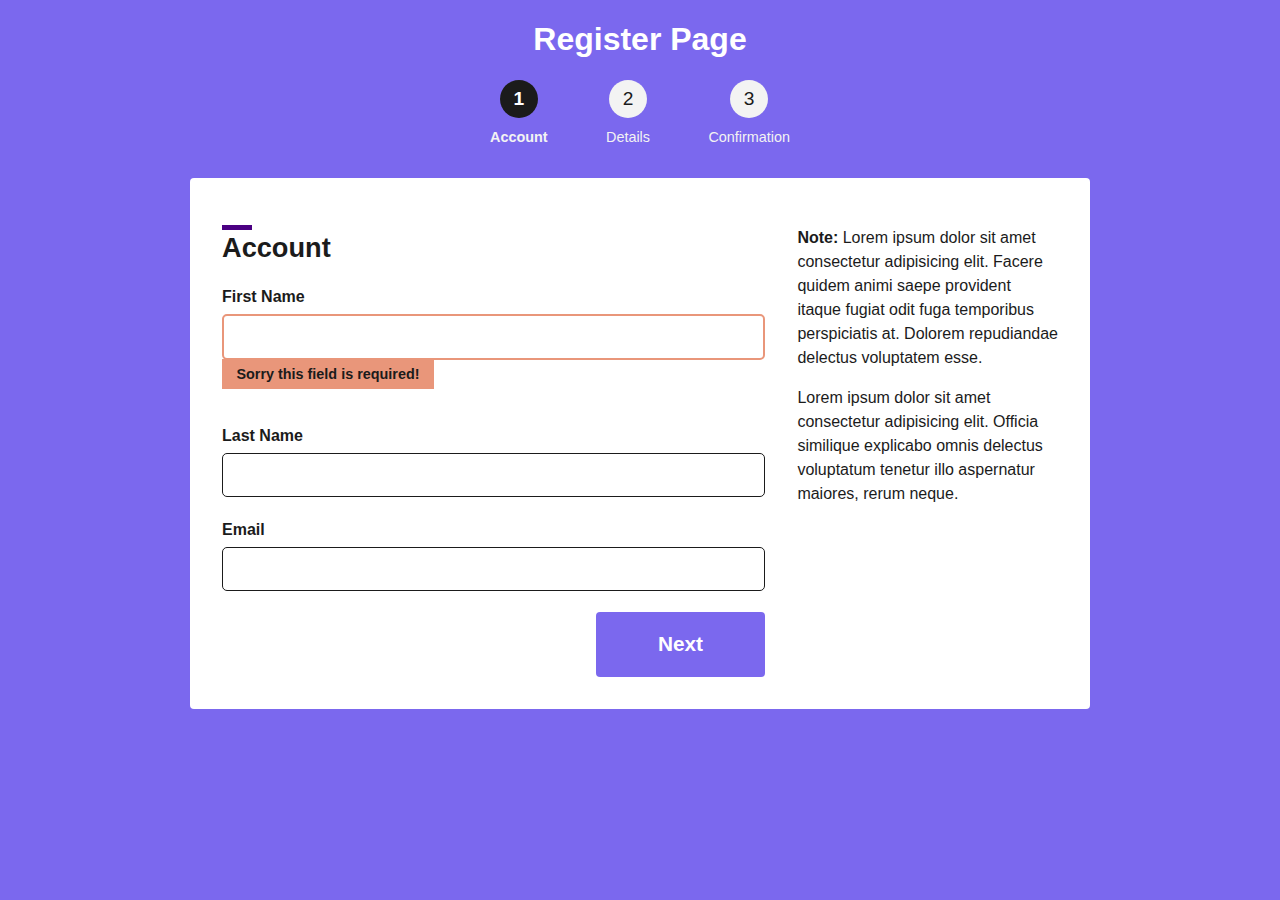
<file: index.html>
<!DOCTYPE html>
<html lang="en">
<head>
    <meta charset="UTF-8">
    <meta name="viewport" content="width=device-width, initial-scale=1.0">
    <title>Register Page</title>
    <link rel="stylesheet" href="css/style.css">
    <link rel="stylesheet" href="css/second.css">
</head>
<body>

      <div class="wrapper">

        <h1>Register Page</h1>

        <ul>
            <li class="current">
                <a href="index.html">
                    <div class="circle">1</div>
                    <span>Account</span>
                </a>
            </li>
            <li>
                <a href="step2.html">
                    <div class="circle">2</div>
                    <span>Details</span>
                </a>
            </li>
            <li>
                <a href="step3.html">
                    <div class="circle">3</div>
                    <span>Confirmation</span>
                </a>
            </li>
        </ul>

        <main>
            <div class="left-col">
            
                <h2>Account</h2>

                <label for="fname">First Name</label>
                <input type="text" id="fname" class="error-field">
                <p class="error">Sorry this field is required!</p>

                <label for="lname">Last Name</label>
                <input type="text" id="lname" name="lname">

                <label for="email">Email</label>
                <input type="text" id="email" name="email">
                
                <a href="step2.html" class="cta">Next</a>
                
            </div>
            
            <div class="right-col">
                
                <p><strong>Note: </strong>Lorem ipsum dolor sit amet consectetur adipisicing elit. Facere quidem animi saepe provident itaque fugiat odit fuga temporibus perspiciatis at. Dolorem repudiandae delectus voluptatem esse.</p>
                
                <p>Lorem ipsum dolor sit amet consectetur adipisicing elit. Officia similique explicabo omnis delectus voluptatum tenetur illo aspernatur maiores, rerum neque.</p>

            </div>
        </main>

      </div>
    
</body>
</html>
</file>
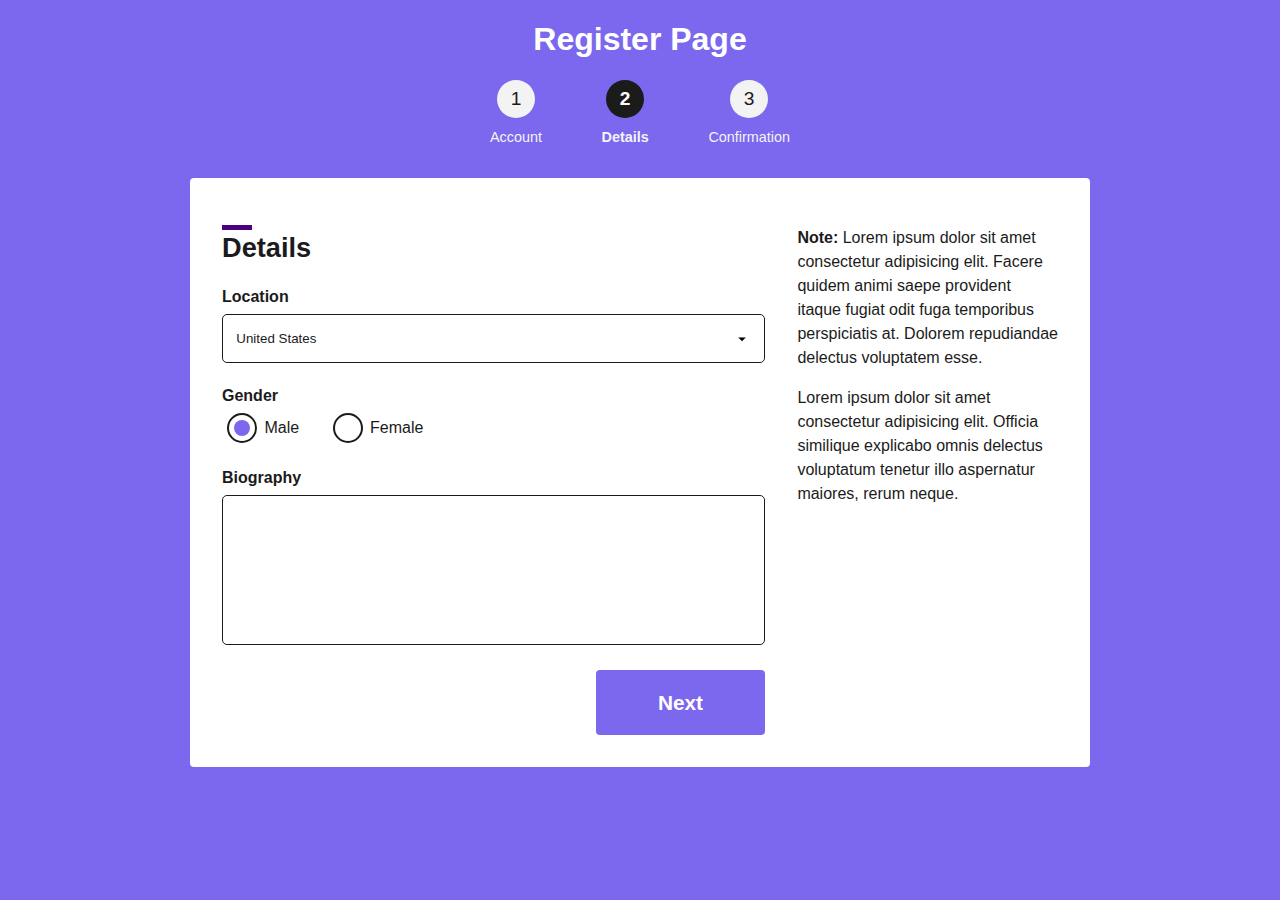
<file: step2.html>
<!DOCTYPE html>
<html lang="en">

<head>
    <meta charset="UTF-8">
    <meta name="viewport" content="width=device-width, initial-scale=1.0">
    <title>Register Page</title>
    <link rel="stylesheet" href="css/style.css">
    <link rel="stylesheet" href="css/second.css">
</head>

<body>

    <div class="wrapper">

        <h1>Register Page</h1>

        <ul>
            <li>
                <a href="index.html">
                    <div class="circle">1</div>
                    <span>Account</span>
                </a>
            </li>
            <li class="current">
                <a href="step2.html">
                    <div class="circle">2</div>
                    <span>Details</span>
                </a>
            </li>
            <li>
                <a href="step3.html">
                    <div class="circle">3</div>
                    <span>Confirmation</span>
                </a>
            </li>
        </ul>

        <main>
            <div class="left-col">

                <h2>Details</h2>

                <label for="loc">Location</label>
                <select name="loc" id="loc">
                    <option value="US">United States</option>
                    <option value="UK">United Kingdom</option>
                    <option value="ID">Indonesia</option>
                    <option value="MY">Malaysia</option>
                    <option value="SG">Singapore</option>
                </select>

                <label>Gender</label>
                <input type="radio" id="male" name="gender" checked>
                <label for="male" class="right-label">Male</label>
                <input type="radio" id="female" name="gender">
                <label for="female" class="right-label">Female</label>

                <label for="bio" class="mt-extra">Biography</label>
                <textarea name="bio" id="bio" class="fix-height"></textarea>    

                <a href="step3.html" class="cta">Next</a>

            </div>

            <div class="right-col">

                <p><strong>Note: </strong>Lorem ipsum dolor sit amet consectetur adipisicing elit. Facere quidem animi
                    saepe provident itaque fugiat odit fuga temporibus perspiciatis at. Dolorem repudiandae delectus
                    voluptatem esse.</p>

                <p>Lorem ipsum dolor sit amet consectetur adipisicing elit. Officia similique explicabo omnis delectus
                    voluptatum tenetur illo aspernatur maiores, rerum neque.</p>

            </div>
        </main>

    </div>

</body>

</html>
</file>
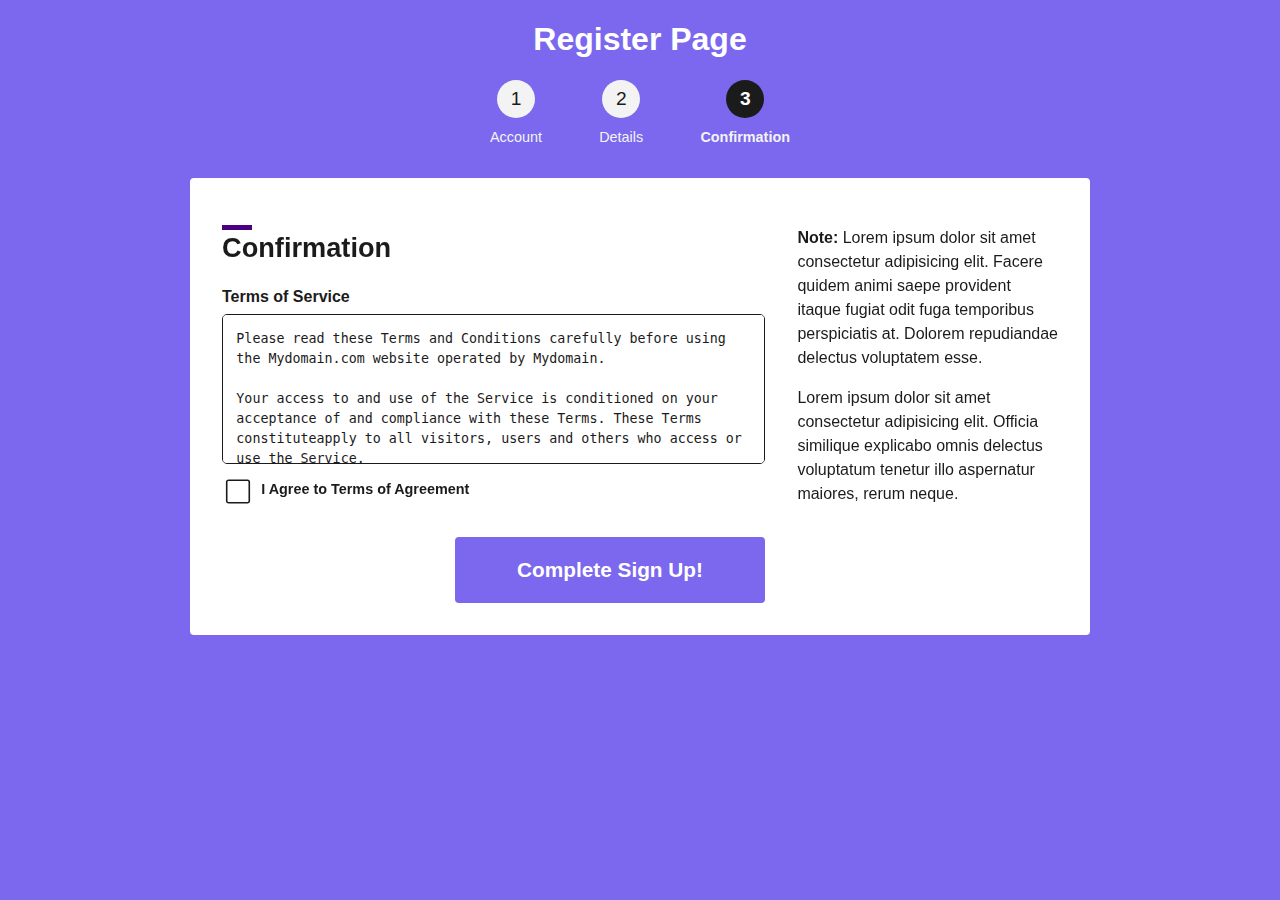
<file: step3.html>
<!DOCTYPE html>
<html lang="en">

<head>
    <meta charset="UTF-8">
    <meta name="viewport" content="width=device-width, initial-scale=1.0">
    <title>Register Page</title>
    <link rel="stylesheet" href="css/style.css">
    <link rel="stylesheet" href="css/second.css">
</head>

<body>

    <div class="wrapper">

        <h1>Register Page</h1>

        <ul>
            <li>
                <a href="index.html">
                    <div class="circle">1</div>
                    <span>Account</span>
                </a>
            </li>
            <li>
                <a href="step2.html">
                    <div class="circle">2</div>
                    <span>Details</span>
                </a>
            </li>
            <li class="current">
                <a href="step3.html">
                    <div class="circle">3</div>
                    <span>Confirmation</span>
                </a>
            </li>
        </ul>

        <main>
            <div class="left-col">

                <h2>Confirmation</h2>

                <label>Terms of Service</label>
                <textarea class="fix-height">Please read these Terms and Conditions carefully before using the Mydomain.com website operated by Mydomain.

Your access to and use of the Service is conditioned on your acceptance of and compliance with these Terms. These Terms constituteapply to all visitors, users and others who access or use the Service.
                
By accessing or using the Service you agree to be bound by these Terms. If you disagree with any part of the terms then you may not access the Service.
                
Links To Other Web Sites
Our Service may contain links to third-party web sites or services that are not owned or controlled by Mydomain.
                
Mydomain has no control over, and assumes no responsibility for, the content, privacy policies, or practices of any third party web sites or services. You further acknowledge and agree that Mydomain shall not be responsible or liable, directly or indirectly, for any damage or loss caused or alleged to be caused by or in connection with use of or reliance on any such content, goods or services available on or through any such web sites or services.
                
We strongly advise you to read the terms and conditions and privacy policies of any third-party web sites or services that you visit.
                
Termination
We may terminate or suspend access to our Service immediately, without prior notice or liability, for any reason whatsoever, including without limitation if you breach the Terms.
                
All provisions of the Terms which by their nature should survive termination shall survive termination, including, without limitation, ownership provisions, warranty disclaimers, indemnity and limitations of liability
                
Governing Law
These Terms shall be governed and construed in accordance with the laws of Indonesia, without regard to its conflict of law provisions.
                
Our failure to enforce any right or provision of these Terms will not be considered a waiver of those rights. If any provision of these Terms is held to be invalid or unenforceable by a court, the remaining provisions of these Terms will remain in effect. These Terms constitute the entire agreement between us regarding our Service, and supersede and replace any prior agreements we might have between us regarding the Service.
                
Changes
e reserve the right, at our sole discretion, to modify or replace these Terms at any time. If a revision is material we will try to provide at least 30 days notice prior to any new terms taking effect. What constitutes a material change will be determined at our sole discretion.
                
By continuing to access or use our Service after those revisions become effective, you agree to be bound by the revised terms. If you do not agree to the new terms, please stop using the Service.</textarea>

                <input type="checkbox" name="tos" id="tos">
                <label for="tos" class="tos">
                    <svg viewBox="0 0 100 100">
                        <path class="box" d="M79.5,83.81H20.5c-3.19,0-5.78-2.59-5.78-5.78V19.02c0-3.19,2.59-5.78,5.78-5.78H79.5
                    	c3.19,0,5.78,2.59,5.78,5.78v59.01C85.29,81.22,82.7,83.81,79.5,83.81z" />
                        <polyline class="check" points="23.67,50.84 39.88,67.05 76.33,30.59 " />
                    </svg>
                    <span class="tos-label">I Agree to Terms of Agreement
                </label>

                <a href="step3.html" class="cta">Complete Sign Up!</a>

            </div>

            <div class="right-col">

                <p><strong>Note: </strong>Lorem ipsum dolor sit amet consectetur adipisicing elit. Facere quidem animi
                    saepe provident itaque fugiat odit fuga temporibus perspiciatis at. Dolorem repudiandae delectus
                    voluptatem esse.</p>

                <p>Lorem ipsum dolor sit amet consectetur adipisicing elit. Officia similique explicabo omnis delectus
                    voluptatum tenetur illo aspernatur maiores, rerum neque.</p>

            </div>
        </main>

    </div>

</body>

</html>
</file>
<file: css/style.css>
* {
  -webkit-box-sizing: border-box;
          box-sizing: border-box;
}

body {
  font-family: 'Montserrat', sans-serif;
  background-color: #7B68EE;
  color: #fff;
}

.wrapper {
  margin-top: -1em;
  padding: .5em;
  text-align: center;
}

h1 {
  font-size: 2em;
}

ul {
  list-style-type: none;
  margin: 0;
  padding: 0;
  display: -webkit-box;
  display: -ms-flexbox;
  display: flex;
  -webkit-box-pack: justify;
      -ms-flex-pack: justify;
          justify-content: space-between;
  width: 300px;
  margin: 0 auto;
}

ul li a {
  text-decoration: none;
  color: #fff;
}

.circle {
  width: 2em;
  height: 2em;
  padding: .5em;
  background-color: #f3f3f3;
  color: #1b1b1b;
  font-size: 1.2em;
  margin: 0 auto .5em;
  border-radius: 50%;
  display: -ms-grid;
  display: grid;
  place-content: center;
}

span {
  color: #f3f3f3;
  font-size: .9em;
}

.current .circle {
  color: #fff;
  background-color: #1b1b1b;
  font-weight: bold;
}

.current span {
  font-weight: bold;
}

main {
  text-align: left;
  background-color: #fff;
  color: #1b1b1b;
  padding: 1.5em;
  margin: 1.5em .5em;
  border-radius: .25em;
}

h2 {
  font-size: 1.5em;
  position: relative;
}

h2:before {
  content: '';
  position: absolute;
  height: 5px;
  width: 30px;
  background-color: #4B0082;
  top: -7px;
}

label {
  display: block;
  margin: 1.5em 0 .5em;
  font-size: 1em;
  font-weight: bold;
}

input[type=text], select, textarea {
  width: 100%;
  padding: 1em;
  border: 1px solid #1b1b1b;
  color: #1b1b1b;
  border-radius: 5px;
}

input[type=text]:focus, select:focus, textarea:focus {
  outline: 3px solid #1b1b1b;
}

input.error-field {
  border: 2px solid #E9967A;
}

.error {
  background-color: #E9967A;
  display: inline-block;
  padding: .5em 1em;
  margin-top: -.1em;
  font-size: .9em;
  font-weight: bold;
  color: #1b1b1b;
}

.cta {
  display: block;
  font-size: 1.3em;
  padding: 1em 2em;
  background-color: #7B68EE;
  color: #fff;
  text-decoration: none;
  text-align: center;
  font-weight: bold;
  margin-top: 1em;
  border-radius: 4px;
}

.cta:hover {
  background-color: #1b1b1b;
}

.right-col {
  padding-top: 1em;
}

.right-col p {
  line-height: 1.5em;
}

@media (min-width: 650px) {
  main {
    display: -webkit-box;
    display: -ms-flexbox;
    display: flex;
  }
  main .left-col {
    -webkit-box-flex: 0;
        -ms-flex: 0 0 65%;
            flex: 0 0 65%;
    margin-right: 2em;
  }
  main .right-col {
    padding-top: 0;
  }
  main .cta {
    display: inline-block;
    float: right;
    padding: 1em 3em;
  }
}

@media (min-width: 950px) {
  main {
    padding: 2em;
    max-width: 900px;
    margin: 2em auto;
  }
  h2 {
    font-size: 1.7em;
  }
}
/*# sourceMappingURL=style.css.map */
</file>
<file: css/second.css>
select {
  appearance: none;
  -webkit-appearance: none;
  -moz-appearance: none;
  background: url("../img/dropdown.png");
  background-repeat: no-repeat;
  background-position: right;
  background-size: 18px 18px;
  background-origin: content-box;
  line-height: 1.5em;
}

input[type=radio] {
  appearance: none;
  -webkit-appearance: none;
  -moz-appearance: none;
  position: relative;
  top: 10px;
  display: inline-block;
  width: 30px;
  height: 30px;
  border: 2px solid #1b1b1b;
  border-radius: 50%;
  outline: none;
  margin-top: -10px;
}

input[type=radio]:checked::before {
  content: '';
  position: absolute;
  top: 5px;
  left: 5px;
  background: #7B68EE;
  width: 16px;
  height: 16px;
  border-radius: 50%;
}

.right-label {
  display: unset;
  margin-right: 1.5em;
  font-weight: normal;
}

.mt-extra {
  margin-top: 2em;
}

.fix-height {
  min-width: 100%;
  min-height: 150px;
  resize: none;
  line-height: 1.5em;
}

.tos-label {
  color: #1b1b1b;
}

input[type=checkbox] {
  display: none;
  pointer-events: none;
}

input[type=checkbox] + label {
  margin-top: .5em;
  cursor: pointer;
  display: -ms-grid;
  display: grid;
  -ms-grid-columns: auto 3fr;
      grid-template-columns: auto 3fr;
}

input[type=checkbox] + label svg {
  width: 2em;
  stroke: #1b1b1b;
  stroke-width: 5;
  fill: #fff;
}

input[type=checkbox] + label svg .box {
  stroke-dasharray: 320;
  stroke-dashoffset: 0;
  fill: #fff;
}

input[type=checkbox] + label svg .check {
  stroke-dasharray: 75;
  stroke-dashoffset: 75;
  fill: none;
  -webkit-transition: stroke-dashoffset .3s linear;
  transition: stroke-dashoffset .3s linear;
}

input[type=checkbox] + label span {
  padding-top: .3em;
  padding-left: .5em;
}

input[type=checkbox]:checked + label .check {
  stroke-dashoffset: 0;
  -webkit-transition: stroke-dashoffset .3s linear;
  transition: stroke-dashoffset .3s linear;
}
/*# sourceMappingURL=second.css.map */
</file>
